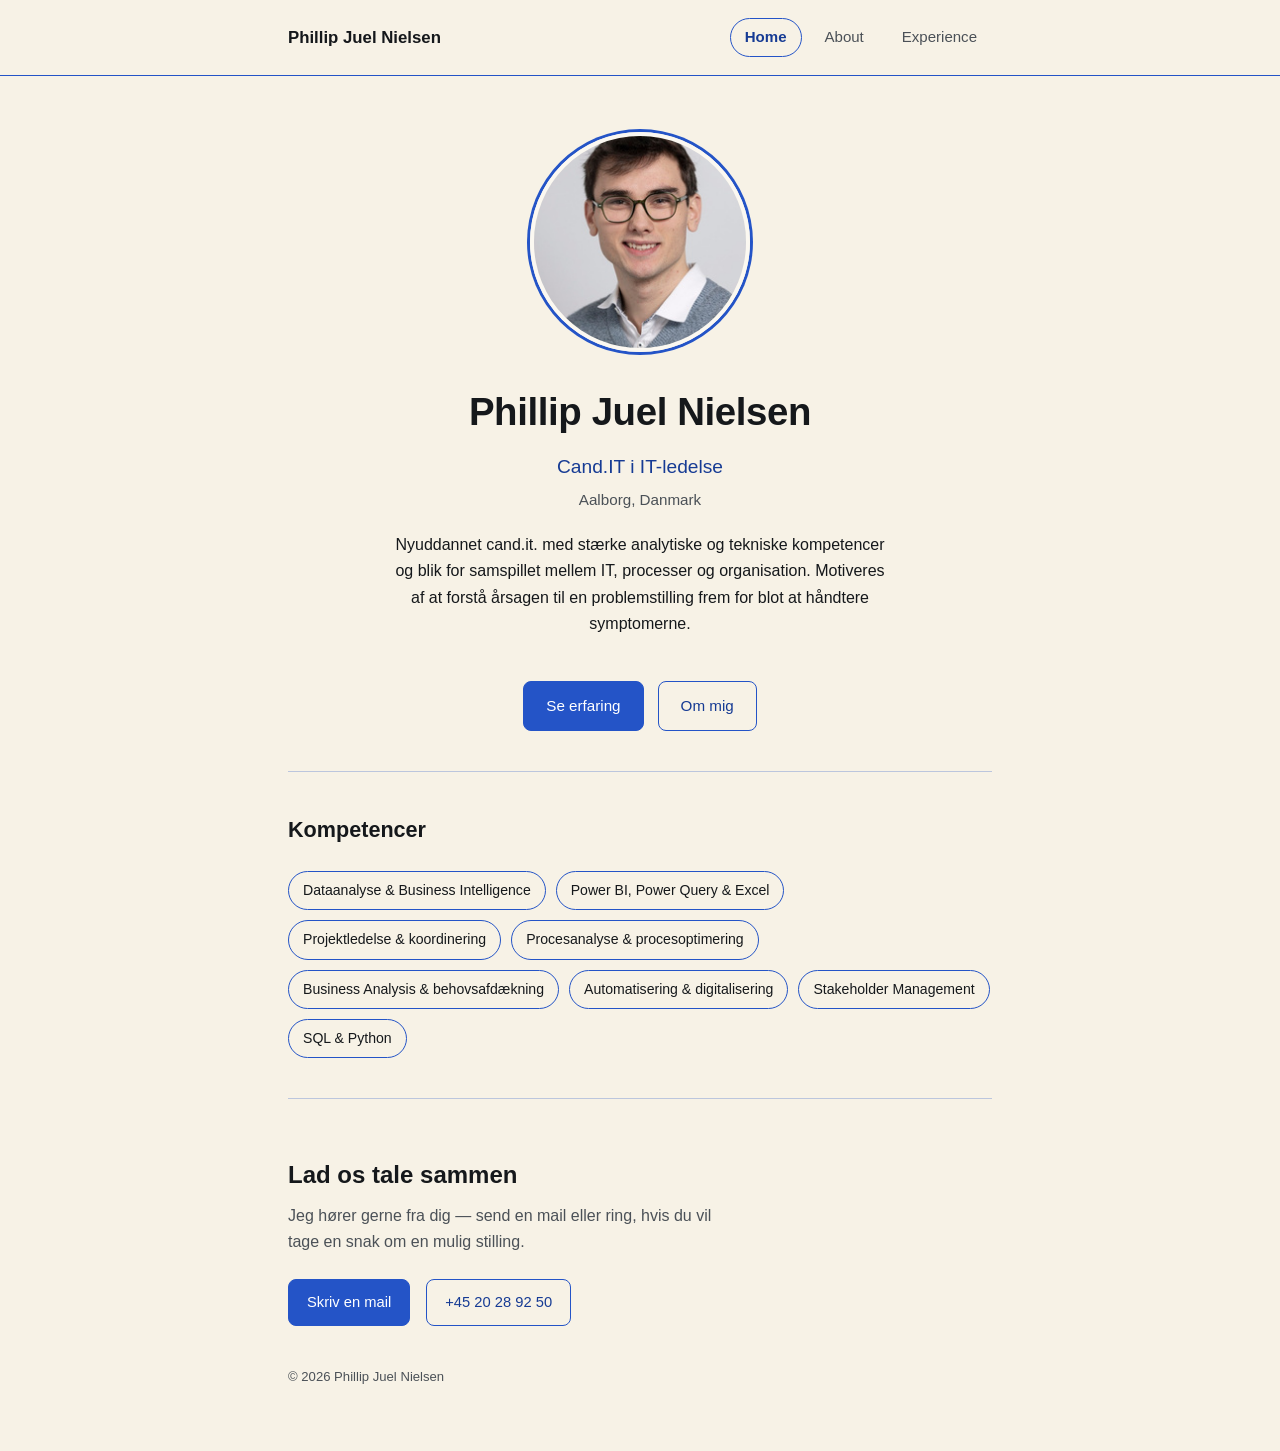
<file: index.html>
<!DOCTYPE html>
<html lang="da">
<head>
<meta charset="UTF-8">
<meta name="viewport" content="width=device-width, initial-scale=1.0">
<title>Phillip Juel Nielsen · CV</title>
<meta name="description" content="Phillip Juel Nielsen — Cand.IT i IT-ledelse. Dataanalyse, Business Intelligence og procesoptimering.">
<link rel="stylesheet" href="styles.css">
</head>
<body>

<header class="nav">
  <div class="nav-inner">
    <span class="nav-name">Phillip Juel Nielsen</span>
    <nav class="nav-links">
      <a href="index.html" class="active">Home</a>
      <a href="about.html">About</a>
      <a href="experience.html">Experience</a>
    </nav>
  </div>
</header>

<div class="wrap">

  <section class="hero first">
    <img src="images/profile.jpg" alt="Phillip Juel Nielsen">
    <h1>Phillip Juel Nielsen</h1>
    <div class="role">Cand.IT i IT-ledelse</div>
    <div class="loc">Aalborg, Danmark</div>
    <p class="intro">
      Nyuddannet cand.it. med stærke analytiske og tekniske kompetencer og blik for samspillet
      mellem IT, processer og organisation. Motiveres af at forstå årsagen til en problemstilling
      frem for blot at håndtere symptomerne.
    </p>
    <div class="hero-cta">
      <a class="btn primary" href="experience.html">Se erfaring</a>
      <a class="btn secondary" href="about.html">Om mig</a>
    </div>
  </section>

  <section>
    <div class="eyebrow">
      <h2>Kompetencer</h2>
    </div>
    <div class="pills">
      <span class="pill">Dataanalyse &amp; Business Intelligence</span>
      <span class="pill">Power BI, Power Query &amp; Excel</span>
      <span class="pill">Projektledelse &amp; koordinering</span>
      <span class="pill">Procesanalyse &amp; procesoptimering</span>
      <span class="pill">Business Analysis &amp; behovsafdækning</span>
      <span class="pill">Automatisering &amp; digitalisering</span>
      <span class="pill">Stakeholder Management</span>
      <span class="pill">SQL &amp; Python</span>
    </div>
  </section>

  <footer>
    <h2>Lad os tale sammen</h2>
    <p>Jeg hører gerne fra dig — send en mail eller ring, hvis du vil tage en snak om en mulig stilling.</p>
    <div class="contact-links">
      <a class="primary" href="mailto:pjuelnv@gmail.com">Skriv en mail</a>
      <a class="secondary" href="tel:+4520289250">+45 20 28 92 50</a>
    </div>
    <div class="copyright">© 2026 Phillip Juel Nielsen</div>
  </footer>

</div>
</body>
</html>
</file>
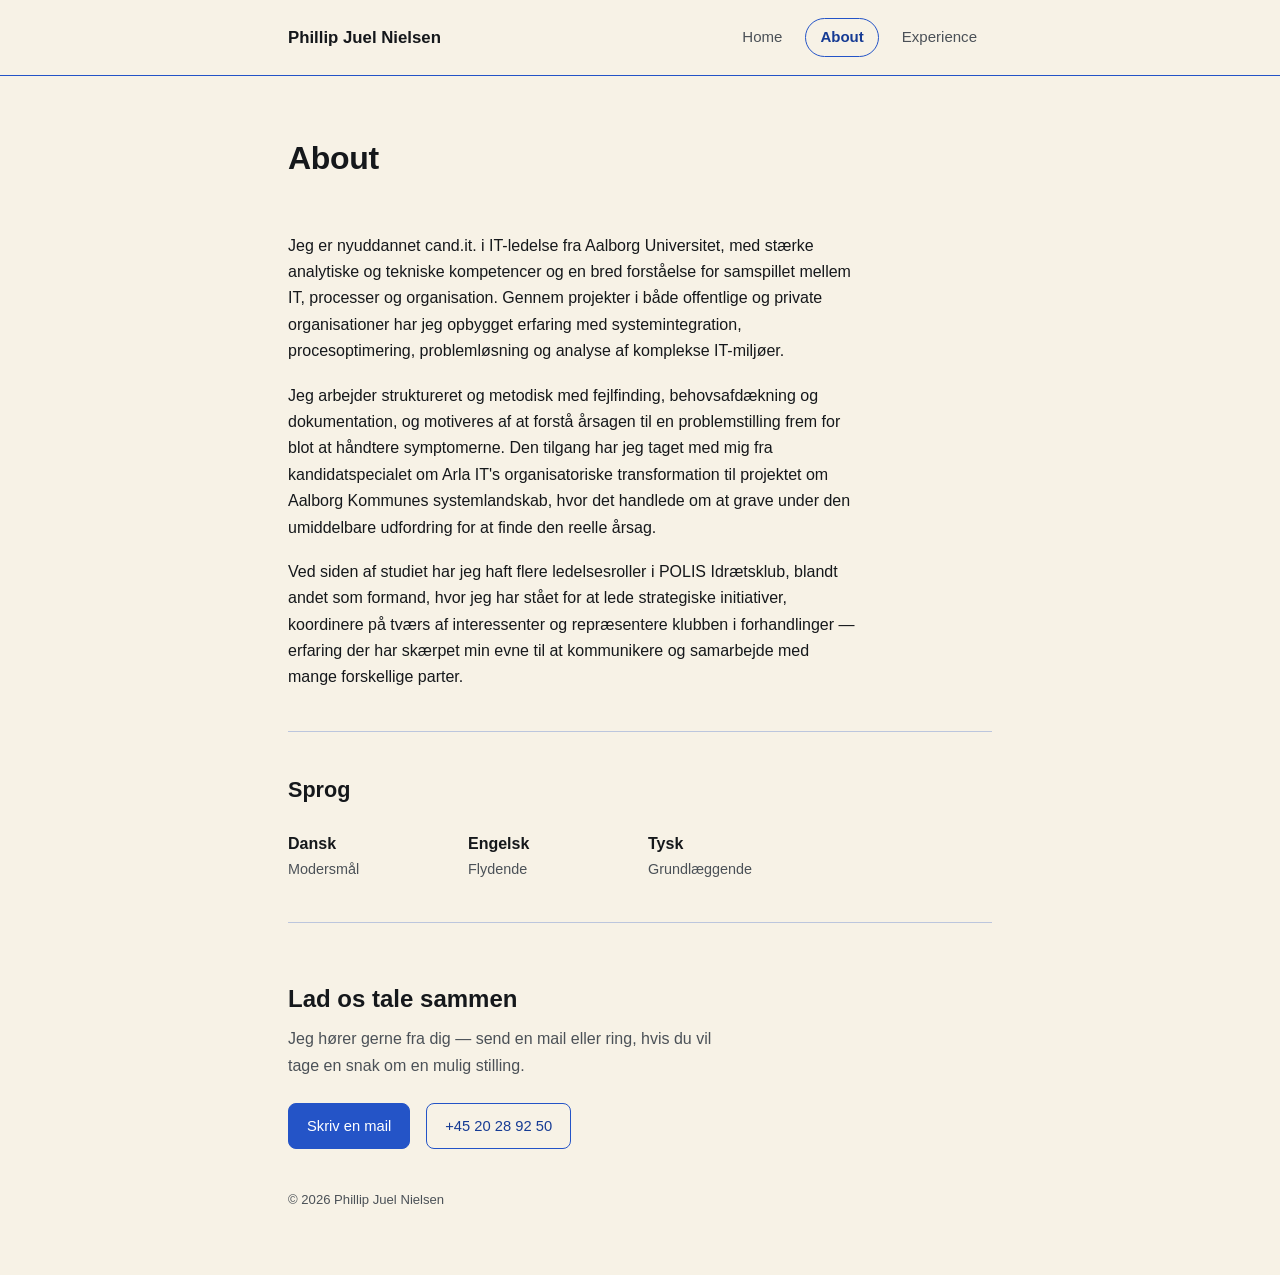
<file: about.html>
<!DOCTYPE html>
<html lang="da">
<head>
<meta charset="UTF-8">
<meta name="viewport" content="width=device-width, initial-scale=1.0">
<title>About · Phillip Juel Nielsen</title>
<meta name="description" content="Om Phillip Juel Nielsen — baggrund, arbejdsmåde og sprog.">
<link rel="stylesheet" href="styles.css">
</head>
<body>

<header class="nav">
  <div class="nav-inner">
    <span class="nav-name">Phillip Juel Nielsen</span>
    <nav class="nav-links">
      <a href="index.html">Home</a>
      <a href="about.html" class="active">About</a>
      <a href="experience.html">Experience</a>
    </nav>
  </div>
</header>

<div class="wrap">

  <div class="page-eyebrow">
    <h1>About</h1>
  </div>

  <section class="first">
    <div class="bio">
      <p>
        Jeg er nyuddannet cand.it. i IT-ledelse fra Aalborg Universitet, med stærke analytiske og
        tekniske kompetencer og en bred forståelse for samspillet mellem IT, processer og
        organisation. Gennem projekter i både offentlige og private organisationer har jeg
        opbygget erfaring med systemintegration, procesoptimering, problemløsning og analyse af
        komplekse IT-miljøer.
      </p>
      <p>
        Jeg arbejder struktureret og metodisk med fejlfinding, behovsafdækning og dokumentation,
        og motiveres af at forstå årsagen til en problemstilling frem for blot at håndtere
        symptomerne. Den tilgang har jeg taget med mig fra kandidatspecialet om Arla IT's
        organisatoriske transformation til projektet om Aalborg Kommunes systemlandskab, hvor det
        handlede om at grave under den umiddelbare udfordring for at finde den reelle årsag.
      </p>
      <p>
        Ved siden af studiet har jeg haft flere ledelsesroller i POLIS Idrætsklub, blandt andet
        som formand, hvor jeg har stået for at lede strategiske initiativer, koordinere på tværs
        af interessenter og repræsentere klubben i forhandlinger — erfaring der har skærpet min
        evne til at kommunikere og samarbejde med mange forskellige parter.
      </p>
    </div>
  </section>

  <section>
    <div class="eyebrow">
      <h2>Sprog</h2>
    </div>
    <div class="langs">
      <div class="lang">
        <div class="name">Dansk</div>
        <div class="level">Modersmål</div>
      </div>
      <div class="lang">
        <div class="name">Engelsk</div>
        <div class="level">Flydende</div>
      </div>
      <div class="lang">
        <div class="name">Tysk</div>
        <div class="level">Grundlæggende</div>
      </div>
    </div>
  </section>

  <footer>
    <h2>Lad os tale sammen</h2>
    <p>Jeg hører gerne fra dig — send en mail eller ring, hvis du vil tage en snak om en mulig stilling.</p>
    <div class="contact-links">
      <a class="primary" href="mailto:pjuelnv@gmail.com">Skriv en mail</a>
      <a class="secondary" href="tel:+4520289250">+45 20 28 92 50</a>
    </div>
    <div class="copyright">© 2026 Phillip Juel Nielsen</div>
  </footer>

</div>
</body>
</html>
</file>
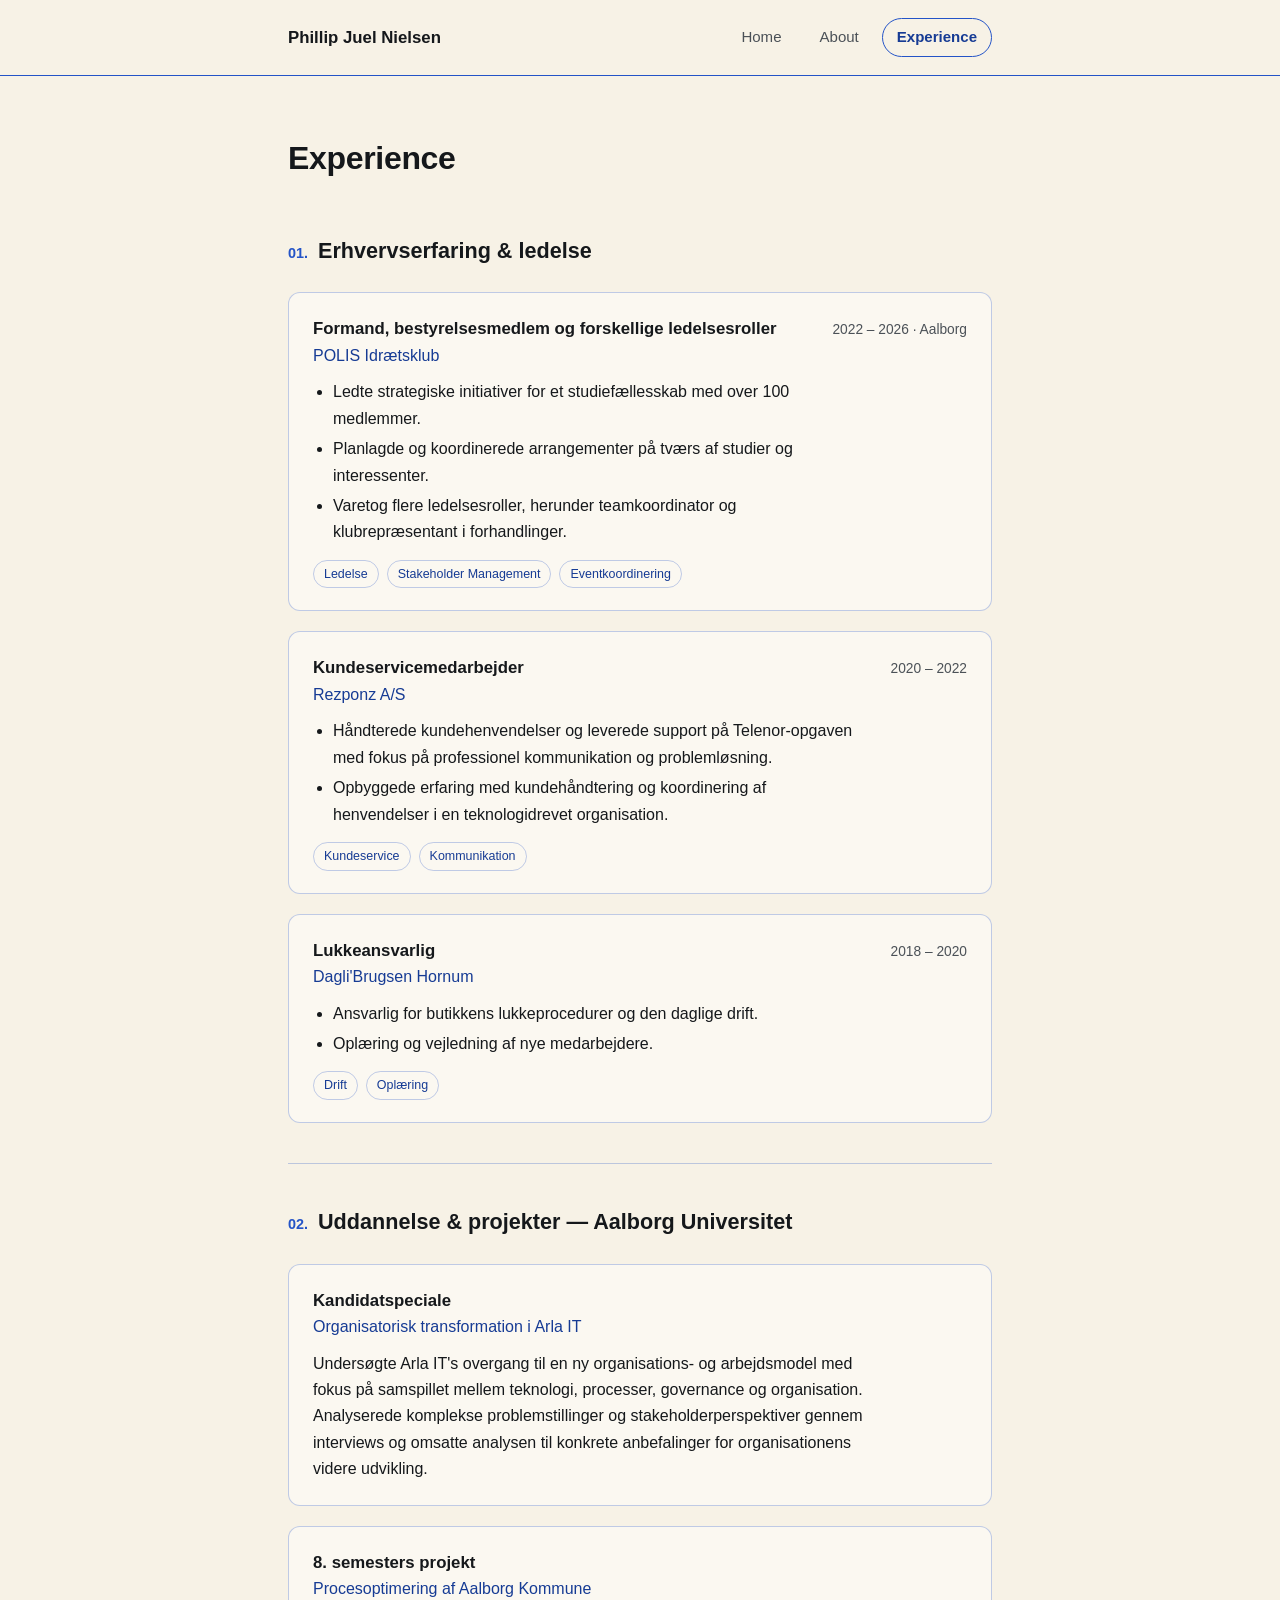
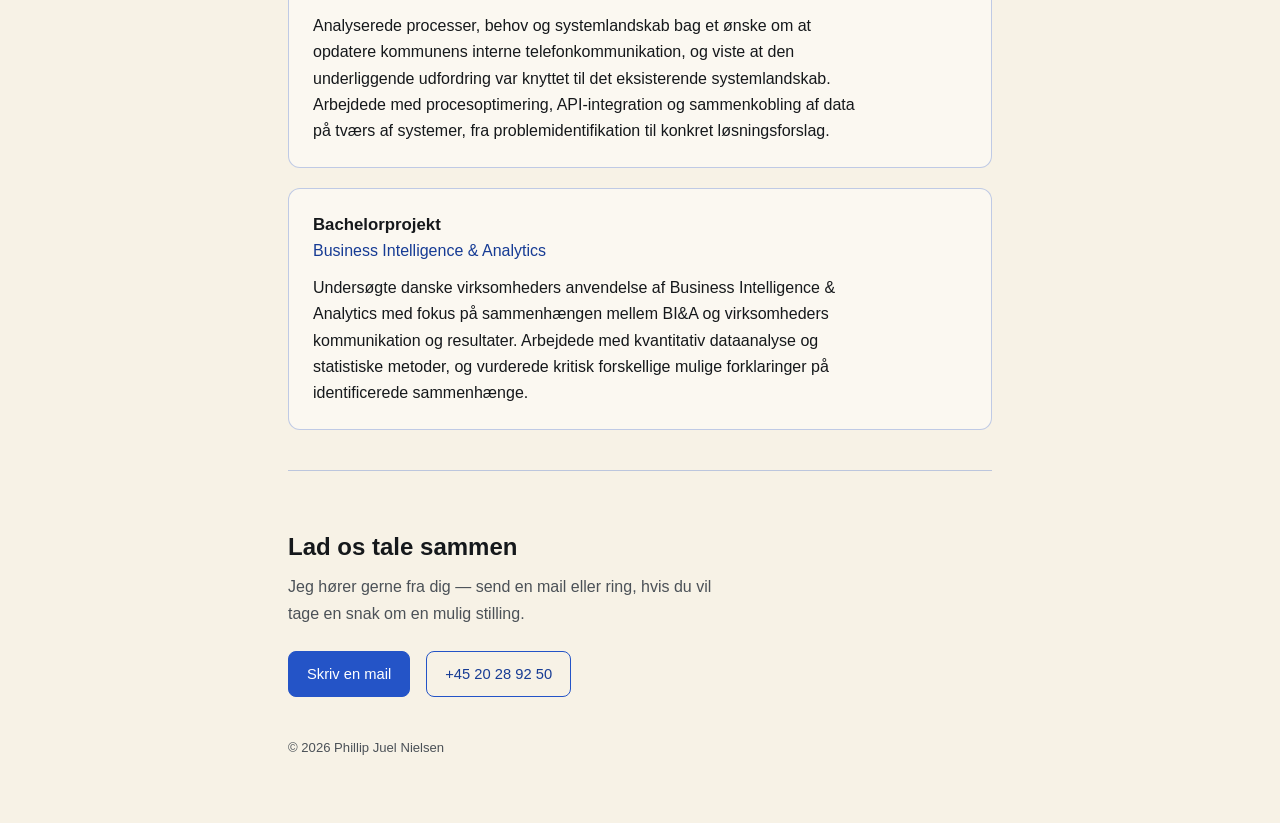
<file: experience.html>
<!DOCTYPE html>
<html lang="da">
<head>
<meta charset="UTF-8">
<meta name="viewport" content="width=device-width, initial-scale=1.0">
<title>Experience · Phillip Juel Nielsen</title>
<meta name="description" content="Erhvervserfaring, ledelse og projekter — Phillip Juel Nielsen.">
<link rel="stylesheet" href="styles.css">
</head>
<body>

<header class="nav">
  <div class="nav-inner">
    <span class="nav-name">Phillip Juel Nielsen</span>
    <nav class="nav-links">
      <a href="index.html">Home</a>
      <a href="about.html">About</a>
      <a href="experience.html" class="active">Experience</a>
    </nav>
  </div>
</header>

<div class="wrap">

  <div class="page-eyebrow">
    <h1>Experience</h1>
  </div>

  <section class="first">
    <div class="eyebrow">
      <span class="num">01.</span>
      <h2>Erhvervserfaring &amp; ledelse</h2>
    </div>

    <div class="entry">
      <div class="entry-head">
        <div>
          <div class="entry-title">Formand, bestyrelsesmedlem og forskellige ledelsesroller</div>
          <div class="entry-org">POLIS Idrætsklub</div>
        </div>
        <div class="entry-period">2022 – 2026 · Aalborg</div>
      </div>
      <div class="entry-desc">
        <ul>
          <li>Ledte strategiske initiativer for et studiefællesskab med over 100 medlemmer.</li>
          <li>Planlagde og koordinerede arrangementer på tværs af studier og interessenter.</li>
          <li>Varetog flere ledelsesroller, herunder teamkoordinator og klubrepræsentant i forhandlinger.</li>
        </ul>
      </div>
      <div class="tags">
        <span class="tag">Ledelse</span>
        <span class="tag">Stakeholder Management</span>
        <span class="tag">Eventkoordinering</span>
      </div>
    </div>

    <div class="entry">
      <div class="entry-head">
        <div>
          <div class="entry-title">Kundeservicemedarbejder</div>
          <div class="entry-org">Rezponz A/S</div>
        </div>
        <div class="entry-period">2020 – 2022</div>
      </div>
      <div class="entry-desc">
        <ul>
          <li>Håndterede kundehenvendelser og leverede support på Telenor-opgaven med fokus på professionel kommunikation og problemløsning.</li>
          <li>Opbyggede erfaring med kundehåndtering og koordinering af henvendelser i en teknologidrevet organisation.</li>
        </ul>
      </div>
      <div class="tags">
        <span class="tag">Kundeservice</span>
        <span class="tag">Kommunikation</span>
      </div>
    </div>

    <div class="entry">
      <div class="entry-head">
        <div>
          <div class="entry-title">Lukkeansvarlig</div>
          <div class="entry-org">Dagli'Brugsen Hornum</div>
        </div>
        <div class="entry-period">2018 – 2020</div>
      </div>
      <div class="entry-desc">
        <ul>
          <li>Ansvarlig for butikkens lukkeprocedurer og den daglige drift.</li>
          <li>Oplæring og vejledning af nye medarbejdere.</li>
        </ul>
      </div>
      <div class="tags">
        <span class="tag">Drift</span>
        <span class="tag">Oplæring</span>
      </div>
    </div>
  </section>

  <section>
    <div class="eyebrow">
      <span class="num">02.</span>
      <h2>Uddannelse &amp; projekter — Aalborg Universitet</h2>
    </div>

    <div class="entry">
      <div class="entry-head">
        <div>
          <div class="entry-title">Kandidatspeciale</div>
          <div class="entry-org">Organisatorisk transformation i Arla IT</div>
        </div>
      </div>
      <div class="entry-desc">
        Undersøgte Arla IT's overgang til en ny organisations- og arbejdsmodel med fokus på
        samspillet mellem teknologi, processer, governance og organisation. Analyserede komplekse
        problemstillinger og stakeholderperspektiver gennem interviews og omsatte analysen til
        konkrete anbefalinger for organisationens videre udvikling.
      </div>
    </div>

    <div class="entry">
      <div class="entry-head">
        <div>
          <div class="entry-title">8. semesters projekt</div>
          <div class="entry-org">Procesoptimering af Aalborg Kommune</div>
        </div>
      </div>
      <div class="entry-desc">
        Analyserede processer, behov og systemlandskab bag et ønske om at opdatere kommunens
        interne telefonkommunikation, og viste at den underliggende udfordring var knyttet til det
        eksisterende systemlandskab. Arbejdede med procesoptimering, API-integration og
        sammenkobling af data på tværs af systemer, fra problemidentifikation til konkret
        løsningsforslag.
      </div>
    </div>

    <div class="entry">
      <div class="entry-head">
        <div>
          <div class="entry-title">Bachelorprojekt</div>
          <div class="entry-org">Business Intelligence &amp; Analytics</div>
        </div>
      </div>
      <div class="entry-desc">
        Undersøgte danske virksomheders anvendelse af Business Intelligence &amp; Analytics med
        fokus på sammenhængen mellem BI&amp;A og virksomheders kommunikation og resultater.
        Arbejdede med kvantitativ dataanalyse og statistiske metoder, og vurderede kritisk
        forskellige mulige forklaringer på identificerede sammenhænge.
      </div>
    </div>
  </section>

  <footer>
    <h2>Lad os tale sammen</h2>
    <p>Jeg hører gerne fra dig — send en mail eller ring, hvis du vil tage en snak om en mulig stilling.</p>
    <div class="contact-links">
      <a class="primary" href="mailto:pjuelnv@gmail.com">Skriv en mail</a>
      <a class="secondary" href="tel:+4520289250">+45 20 28 92 50</a>
    </div>
    <div class="copyright">© 2026 Phillip Juel Nielsen</div>
  </footer>

</div>
</body>
</html>
</file>
<file: styles.css>
:root{
  --paper: #F7F2E6;       /* eggshell white */
  --card: #FBF8F1;        /* slightly lighter card surface */
  --ink: #15181B;         /* near-black text */
  --ink-soft: #4B5157;    /* secondary text, still dark */
  --blue: #2454C7;        /* primary blue outline / accent */
  --blue-deep: #163B94;   /* hover / pressed blue */
  --blue-faint: rgba(36,84,199,0.28); /* subtle dividers */
  --blue-wash: rgba(36,84,199,0.07);  /* very light hover fill */
}

*{ box-sizing: border-box; }

html{ scroll-behavior: smooth; }

body{
  margin: 0;
  background: var(--paper);
  color: var(--ink);
  font-family: 'Inter', -apple-system, BlinkMacSystemFont, 'Segoe UI', sans-serif;
  font-size: 16px;
  line-height: 1.65;
  -webkit-font-smoothing: antialiased;
}

h1, h2, h3{
  font-family: 'Space Grotesk', 'Inter', sans-serif;
  color: var(--ink);
  margin: 0;
}

a{ color: var(--blue-deep); text-decoration: none; }
a:hover{ text-decoration: underline; }
a:focus-visible, button:focus-visible{ outline: 2px solid var(--blue); outline-offset: 3px; }

.wrap{
  max-width: 760px;
  margin: 0 auto;
  padding: 0 28px;
}

/* Nav */
header.nav{
  position: sticky;
  top: 0;
  background: rgba(247,242,230,0.94);
  backdrop-filter: blur(6px);
  border-bottom: 1.5px solid var(--blue);
  z-index: 10;
}
.nav-inner{
  max-width: 760px;
  margin: 0 auto;
  padding: 18px 28px;
  display: flex;
  justify-content: space-between;
  align-items: center;
  gap: 16px;
  flex-wrap: wrap;
}
.nav-name{
  font-family: 'Space Grotesk', sans-serif;
  font-weight: 600;
  font-size: 1.05rem;
  color: var(--ink);
}
.nav-links{
  display: flex;
  gap: 8px;
  font-size: 0.94rem;
}
.nav-links a{
  color: var(--ink-soft);
  padding: 6px 14px;
  border-radius: 999px;
  border: 1.5px solid transparent;
}
.nav-links a:hover{
  border-color: var(--blue-faint);
  background: var(--blue-wash);
  text-decoration: none;
  color: var(--ink);
}
.nav-links a.active{
  border-color: var(--blue);
  color: var(--blue-deep);
  font-weight: 600;
}

/* Page header */
.page-eyebrow{
  padding: 56px 0 8px;
}
.page-eyebrow h1{
  font-size: 2rem;
  letter-spacing: -0.01em;
}

/* Hero (Home) */
.hero{
  padding: 56px 0 40px;
  display: flex;
  flex-direction: column;
  align-items: center;
  text-align: center;
}
.hero img{
  width: 220px;
  height: 220px;
  border-radius: 50%;
  object-fit: cover;
  border: 4px solid var(--card);
  box-shadow: 0 0 0 3px var(--blue);
  margin-bottom: 28px;
}
.hero h1{
  font-size: 2.4rem;
  letter-spacing: -0.01em;
}
.hero .role{
  margin-top: 8px;
  font-size: 1.2rem;
  color: var(--blue-deep);
  font-weight: 500;
}
.hero .loc{
  margin-top: 4px;
  font-size: 0.95rem;
  color: var(--ink-soft);
}
.hero p.intro{
  margin-top: 20px;
  max-width: 56ch;
  color: var(--ink);
}
.hero-cta{
  margin-top: 28px;
  display: flex;
  gap: 14px;
  flex-wrap: wrap;
  justify-content: center;
}
.btn{
  display: inline-block;
  padding: 11px 22px;
  border-radius: 8px;
  font-size: 0.95rem;
  font-weight: 500;
  border: 1.5px solid var(--blue);
}
.btn.primary{
  background: var(--blue);
  color: #fff;
}
.btn.primary:hover{
  background: var(--blue-deep);
  border-color: var(--blue-deep);
  text-decoration: none;
}
.btn.secondary{
  color: var(--blue-deep);
  background: transparent;
}
.btn.secondary:hover{
  background: var(--blue-wash);
  text-decoration: none;
}

/* Sections */
section{
  padding: 40px 0;
  border-top: 1.5px solid var(--blue-faint);
}
section.first{ border-top: none; }

.eyebrow{
  display: flex;
  align-items: baseline;
  gap: 10px;
  margin-bottom: 24px;
}
.eyebrow .num{
  font-family: 'Space Grotesk', sans-serif;
  font-size: 0.9rem;
  color: var(--blue);
  font-weight: 600;
}
.eyebrow h2{
  font-size: 1.35rem;
}

/* Skill chips - outline style, no fill */
.pills{
  display: flex;
  flex-wrap: wrap;
  gap: 10px;
}
.pill{
  background: transparent;
  color: var(--ink);
  border: 1.5px solid var(--blue);
  padding: 7px 14px;
  border-radius: 999px;
  font-size: 0.88rem;
  font-weight: 500;
}

/* Cards (Experience entries) */
.entry{
  border: 1.5px solid var(--blue-faint);
  border-radius: 12px;
  padding: 22px 24px;
  margin-bottom: 20px;
  background: var(--card);
}
.entry:last-child{ margin-bottom: 0; }
.entry-head{
  display: flex;
  justify-content: space-between;
  align-items: baseline;
  gap: 16px;
  flex-wrap: wrap;
}
.entry-title{
  font-size: 1.05rem;
  font-weight: 600;
  color: var(--ink);
}
.entry-org{
  color: var(--blue-deep);
  font-weight: 500;
}
.entry-period{
  font-size: 0.86rem;
  color: var(--ink-soft);
  white-space: nowrap;
}
.entry-desc{
  margin-top: 10px;
  color: var(--ink);
  max-width: 62ch;
}
.entry-desc ul{
  margin: 8px 0 0;
  padding-left: 20px;
}
.entry-desc li{ margin-bottom: 4px; }
.tags{
  margin-top: 14px;
  display: flex;
  flex-wrap: wrap;
  gap: 8px;
}
.tag{
  font-size: 0.78rem;
  color: var(--blue-deep);
  border: 1px solid var(--blue-faint);
  padding: 3px 10px;
  border-radius: 999px;
}

/* About page */
.bio p{
  max-width: 64ch;
  margin: 0 0 18px;
}
.bio p:last-child{ margin-bottom: 0; }

.langs{
  display: flex;
  gap: 40px;
  flex-wrap: wrap;
}
.lang{ min-width: 140px; }
.lang .name{ font-weight: 600; }
.lang .level{ color: var(--ink-soft); font-size: 0.9rem; }

/* Footer / contact */
footer{
  padding: 56px 0 64px;
  border-top: 1.5px solid var(--blue-faint);
}
footer h2{ font-size: 1.5rem; }
footer p{ color: var(--ink-soft); margin-top: 8px; max-width: 50ch; }
.contact-links{
  margin-top: 24px;
  display: flex;
  gap: 16px;
  flex-wrap: wrap;
}
.contact-links a{
  display: inline-block;
  padding: 10px 18px;
  border-radius: 8px;
  font-size: 0.92rem;
  font-weight: 500;
  border: 1.5px solid var(--blue);
}
.contact-links a.primary{
  background: var(--blue);
  color: #fff;
}
.contact-links a.primary:hover{
  background: var(--blue-deep);
  border-color: var(--blue-deep);
  text-decoration: none;
}
.contact-links a.secondary{
  color: var(--blue-deep);
}
.contact-links a.secondary:hover{
  background: var(--blue-wash);
  text-decoration: none;
}
.copyright{
  margin-top: 40px;
  font-size: 0.82rem;
  color: var(--ink-soft);
}

@media (max-width: 560px){
  .hero img{ width: 160px; height: 160px; }
  .hero h1{ font-size: 1.9rem; }
  .nav-links{ gap: 4px; font-size: 0.86rem; }
  .nav-links a{ padding: 5px 10px; }
  .entry-period{ white-space: normal; }
}

@media (prefers-reduced-motion: reduce){
  html{ scroll-behavior: auto; }
}
</file>
